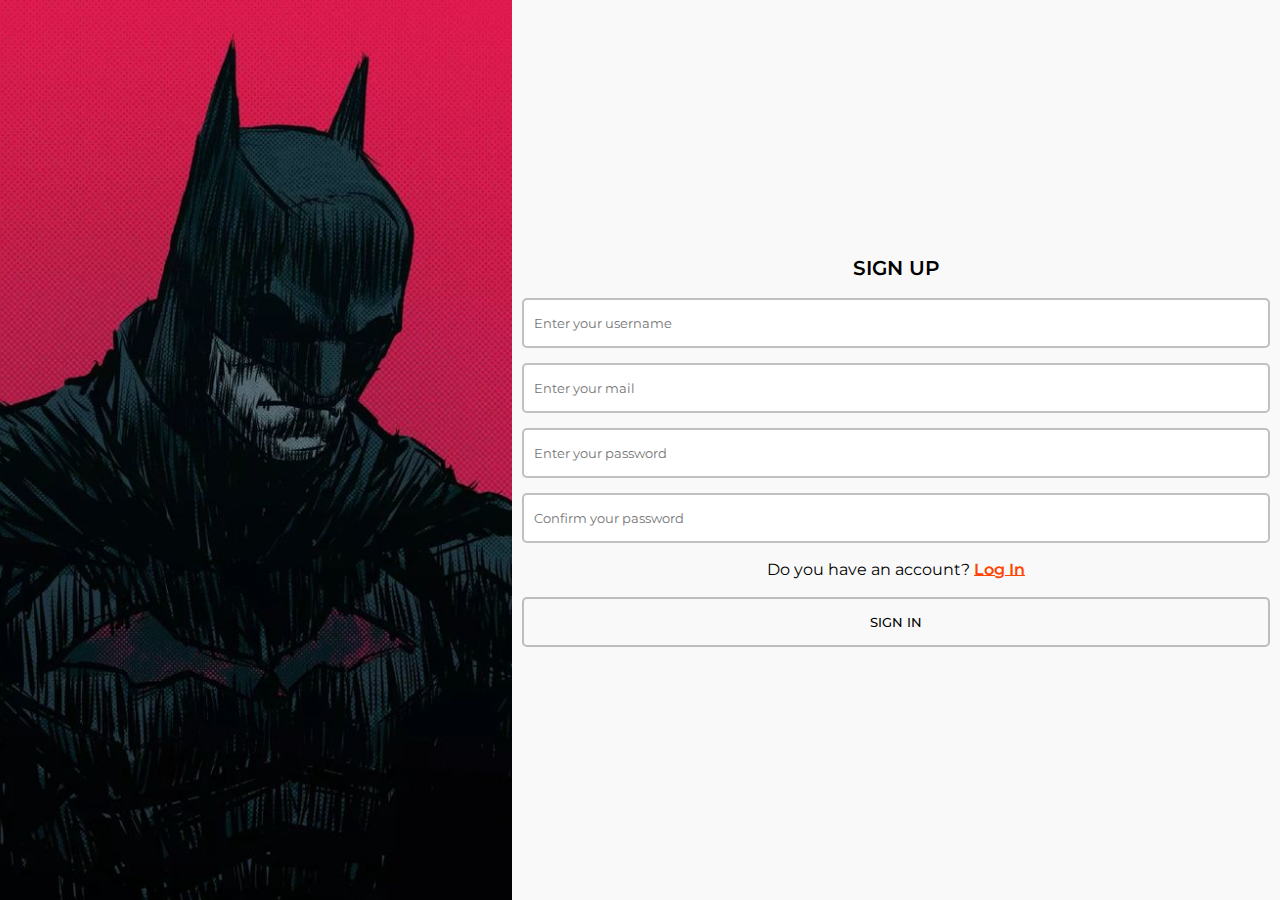
<file: index.html>
<!DOCTYPE html>
<html lang="en">

<head>
    <meta charset="UTF-8">
    <meta name="viewport" content="width=device-width, initial-scale=1.0">

    <!-- Basic SEO -->
    <meta name="description" content="A simple, fast, and minimal notepad app for quick notes and ideas.">
    <meta name="keywords" content="notepad, notes, journal, writing, minimal app">
    <meta name="author" content="Your Name">

    <!-- Open Graph (for social media previews) -->
    <meta property="og:title" content="Notepad">
    <meta property="og:description" content="A simple, fast, and minimal notepad app for quick notes and ideas.">
    <meta property="og:type" content="website">
    <meta property="og:image" content="./notepad.png">
    <meta property="og:url" content="https://notepadbyade.vercel.app/">

    <!-- Twitter Card -->
    <meta name="twitter:card" content="summary">
    <meta name="twitter:title" content="Notepad">
    <meta name="twitter:description" content="A simple, fast, and minimal notepad app for quick notes and ideas.">
    <meta name="twitter:image" content="./notepad.png">

    <!-- Favicons -->
    <link rel="shortcut icon" href="./notepad.png" type="image/x-icon">

    <!-- Styles & Scripts -->
    <link rel="stylesheet" href="./styles/reset.css">
    <link rel="stylesheet" href="./styles/style.css">
    <script defer src="script.js"></script>

    <title>Notepad</title>

</head>

<body>
    <div class="parent">
        <div class="forms">
            <div class="bg"></div>
            <form id="frm" class="form">
                <div class="form-box">
                    <h1>Sign Up</h1>
                    <input id="username" type="text" placeholder="Enter your username" required>
                    <input id="mail" type="email" placeholder="Enter your mail" required>
                    <input id="password" type="password" placeholder="Enter your password" required>
                    <input type="password" placeholder="Confirm your password" required>
                    <p>Do you have an account? <a href="./login.html">Log In</a></p>
                    <button type="submit">Sign In</button>
                </div>
            </form>
        </div>
    </div>
</body>

</html>
</file>
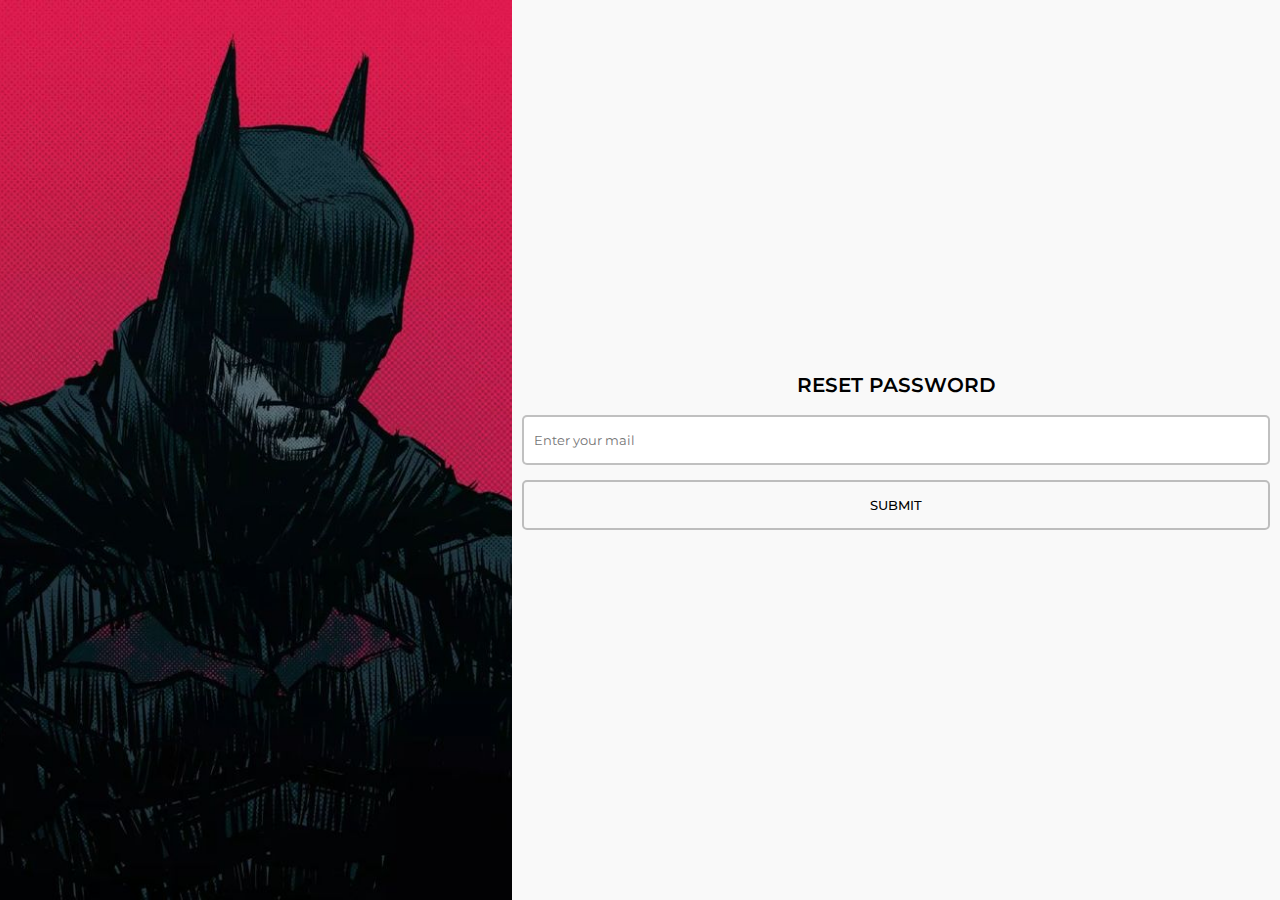
<file: forgot.html>
<!DOCTYPE html>
<html lang="en">

<head>
    <meta charset="UTF-8">
    <meta name="viewport" content="width=device-width, initial-scale=1.0">

    <!-- Basic SEO -->
    <meta name="description" content="A simple, fast, and minimal notepad app for quick notes and ideas.">
    <meta name="keywords" content="notepad, notes, journal, writing, minimal app">
    <meta name="author" content="Your Name">

    <!-- Open Graph (for social media previews) -->
    <meta property="og:title" content="Notepad">
    <meta property="og:description" content="A simple, fast, and minimal notepad app for quick notes and ideas.">
    <meta property="og:type" content="website">
    <meta property="og:image" content="./notepad.png">
    <meta property="og:url" content="https://notepadbyade.vercel.app/">

    <!-- Twitter Card -->
    <meta name="twitter:card" content="summary">
    <meta name="twitter:title" content="Notepad">
    <meta name="twitter:description" content="A simple, fast, and minimal notepad app for quick notes and ideas.">
    <meta name="twitter:image" content="./notepad.png">

    <!-- Favicons -->
    <link rel="shortcut icon" href="./notepad.png" type="image/x-icon">

    <!-- Styles & Scripts -->
    <link rel="stylesheet" href="./styles/reset.css">
    <link rel="stylesheet" href="./styles/style.css">
    <script defer src="script.js"></script>

    <title>Notepad</title>
</head>

<body>
    <div class="parent">
        <div class="forms">
            <div class="bg"></div>
            <form id="frm" class="form">
                <div class="form-box">
                    <h1>Reset Password</h1>
                    <input id="mail" type="email" placeholder="Enter your mail" required>
                    <button type="submit">Submit</button>
                </div>
            </form>
        </div>
    </div>
</body>

</html>
</file>
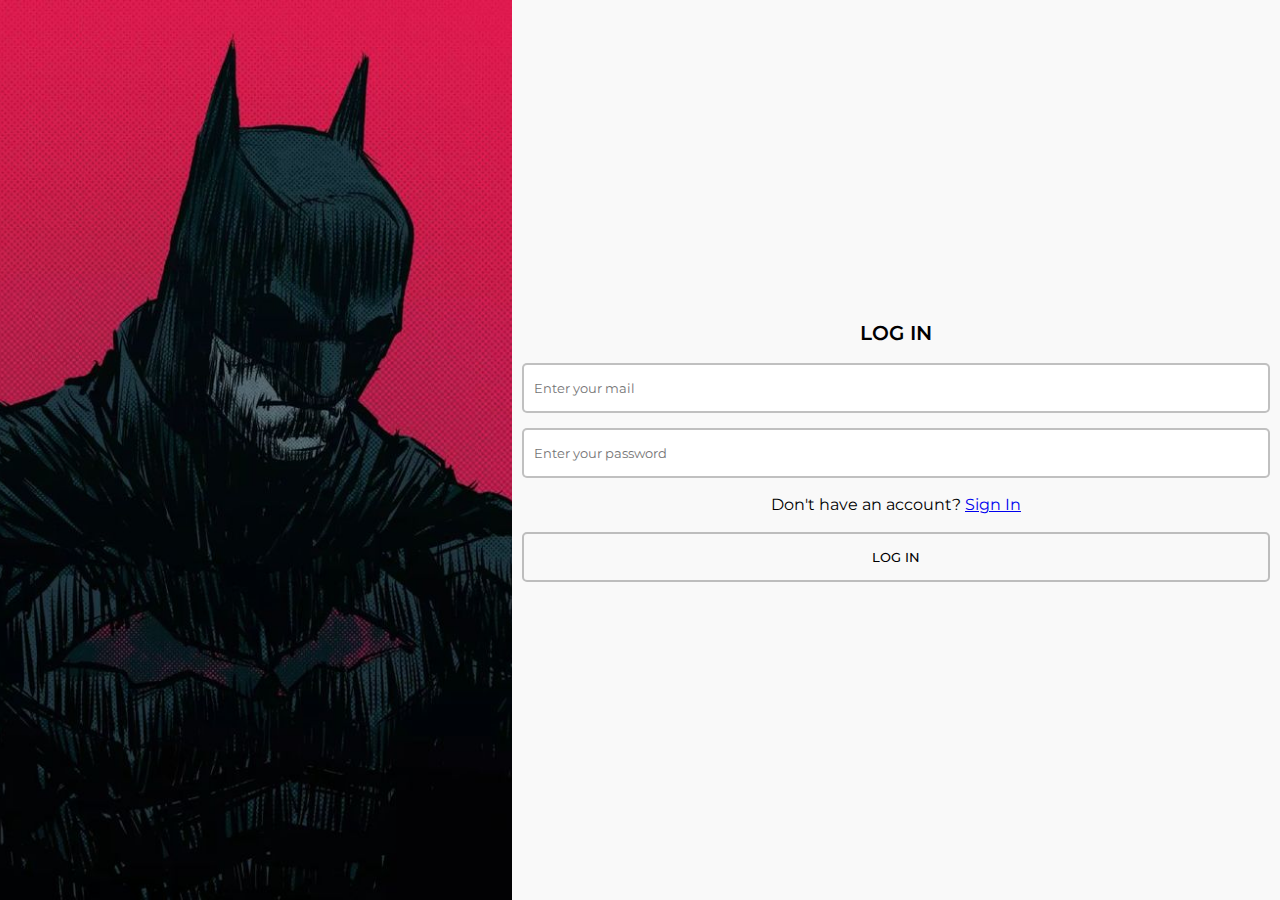
<file: login.html>
<!DOCTYPE html>
<html lang="en">

<head>
    <meta charset="UTF-8">
    <meta name="viewport" content="width=device-width, initial-scale=1.0">
    <link rel="shortcut icon" href="jrnal.png" type="image/x-icon">
    <link rel="stylesheet" href="reset.css">
    <link rel="stylesheet" href="style.css">
    <script defer src="script.js"></script>
    <title>Notepad</title>
</head>

<body>
    <div class="parent">
        <div class="forms">
            <div class="bg"></div>
            <form id="frm" class="form">
                <div class="form-box">
                    <h1>Log In</h1>
                    <input id="mail" type="email" placeholder="Enter your mail">
                    <input id="password" type="password" placeholder="Enter your password">
                    <p>Don't have an account? <a href="/">Sign In</a></p>
                    <button type="submit">Log In</button>
                </div>
            </form>
        </div>
    </div>
</body>

</html>
</file>
<file: styles/style.css>
@import url("https://fonts.googleapis.com/css2?family=Comfortaa:wght@300..700&family=Montserrat:ital,wght@0,100..900;1,100..900&family=Poppins:ital,wght@0,100;0,200;0,300;0,400;0,500;0,600;0,700;0,800;0,900;1,100;1,200;1,300;1,400;1,500;1,600;1,700;1,800;1,900&display=swap");

:root {
    --mainColor: #12121a;
    --mainFont: "Montserrat", sans-serif;
}

.parent {
    display: flex;
    height: 100vh;
    overflow: hidden;
    box-sizing: border-box;
}

.forms {
    box-sizing: border-box;
    display: grid;
    grid-template-columns: auto 1fr;
    column-gap: 0;
    align-items: center;
    height: 100%;
    width: 100%;
    font-family: var(--mainFont);
    position: relative;
    text-align: center;
}

.form {
    overflow-y: auto;
    height: 100%;
    justify-content: center;
    display: flex;
    flex-direction: column;
    padding: 10px;
    box-sizing: border-box;
    scrollbar-width: 0;

    &::-webkit-scrollbar {
        display: none;
    }
}

.forms .bg {
    background-image: url(../assets/bg.jpeg);
    background-size: cover;
    background-position: center;
    height: 100%;
    width: 40vw;
}

.form .form-box {
    display: flex;
    flex-direction: column;
    gap: 15px;
    height: fit-content;
    width: 100%;
    overflow-y: auto;
    box-sizing: border-box;
    margin: 0 auto;
    scrollbar-width: 0;

    &::-webkit-scrollbar {
        display: none;
    }
}

.form h1 {
    text-transform: uppercase;
    font-weight: 600;
    font-size: 20px;
}

.form input,
.form button {
    font-family: var(--mainFont);
    padding: 15px 10px;
    font-weight: 500;
    box-sizing: border-box;
    font-size: 13px;
    border-radius: 5px;
    border: 2px solid #8080807f;
    transition: all .3s ease-in-out;
}

.form input:hover,
.form input:focus,
.form button:hover {
    border-color: var(--mainColor);
}

.form input::placeholder {
    font-weight: 400;
}

.form input:hover::placeholder {
    color: var(--mainColor);
}
.form a {
    font-weight: 600;
    color: orangered;
    text-decoration-thickness: 1px;
    text-underline-offset: 0px;
    transition: all .2s ease-in-out;
}
.form a:hover {
    text-decoration-thickness: 2px;
    text-underline-offset: 4px;
}

.form button {
    cursor: pointer;
    text-transform: uppercase;
    font-weight: 500;
    background-color: transparent;
}

.form button:hover {
    background-color: var(--mainColor);
    color: #fff;
}

.form #fgt {
    display: none;
}

@media screen and (max-width: 750px) {
    .forms {
        grid-template-columns: 1fr;
        grid-template-rows: 1fr;
    }

    .forms .bg {
        grid-row: 1;
        grid-column: 1/2;
        width: 100%;
    }

    .form {
        grid-row: 1;
        grid-column: 1/2;
        background-color: #9393933d;
        backdrop-filter: blur(10px);
        background-position: center;
    }

    .form h1, p {
        color: #fff;
    }

    .form input,
    .form button {
        background-color: #ffffffc8;
        border: 2px solid #ffffff;
    }
    .form input:hover,
    .form input:focus {
        background-color: #fff;
    }
    .form button:hover {
        border-color: #fff;
    }
}
</file>
<file: style.css>
@import url("https://fonts.googleapis.com/css2?family=Comfortaa:wght@300..700&family=Montserrat:ital,wght@0,100..900;1,100..900&family=Poppins:ital,wght@0,100;0,200;0,300;0,400;0,500;0,600;0,700;0,800;0,900;1,100;1,200;1,300;1,400;1,500;1,600;1,700;1,800;1,900&display=swap");

:root {
    --mainColor: #12121a;
    --mainFont: "Montserrat", sans-serif;
}

.parent {
    display: flex;
    height: 100vh;
    overflow: hidden;
    box-sizing: border-box;
}

.forms {
    box-sizing: border-box;
    display: grid;
    grid-template-columns: auto 1fr;
    column-gap: 0;
    align-items: center;
    height: 100%;
    width: 100%;
    font-family: var(--mainFont);
    position: relative;
    text-align: center;
}

.form {
    overflow-y: auto;
    height: 100%;
    justify-content: center;
    display: flex;
    flex-direction: column;
    padding: 10px;
    box-sizing: border-box;
    scrollbar-width: 0;

    &::-webkit-scrollbar {
        display: none;
    }
}

.forms .bg {
    background-image: url(./bg.jpeg);
    background-size: cover;
    background-position: center;
    height: 100%;
    width: 40vw;
}

.form .form-box {
    display: flex;
    flex-direction: column;
    gap: 15px;
    height: fit-content;
    width: 100%;
    overflow-y: auto;
    box-sizing: border-box;
    margin: 0 auto;
    scrollbar-width: 0;

    &::-webkit-scrollbar {
        display: none;
    }
}

.form h1 {
    text-transform: uppercase;
    font-weight: 600;
    font-size: 20px;
}

.form input,
.form button {
    font-family: var(--mainFont);
    padding: 15px 10px;
    font-weight: 500;
    box-sizing: border-box;
    font-size: 13px;
    border-radius: 5px;
    border: 2px solid #8080807f;
    transition: all .3s ease-in-out;
}

.form input:hover,
.form input:focus,
.form button:hover {
    border-color: var(--mainColor);
}

.form input::placeholder {
    font-weight: 400;
}

.form input:hover::placeholder {
    color: var(--mainColor);
}

.form button {
    cursor: pointer;
    text-transform: uppercase;
    font-weight: 500;
    background-color: transparent;
}

.form button:hover {
    background-color: var(--mainColor);
    color: #fff;
}


@media screen and (max-width: 750px) {
    .forms {
        grid-template-columns: 1fr;
        grid-template-rows: 1fr;
    }

    .forms .bg {
        grid-row: 1;
        grid-column: 1/2;
        width: 100%;
    }

    .form {
        grid-row: 1;
        grid-column: 1/2;
        background-color: #9393933d;
        backdrop-filter: blur(10px);
        background-position: center;
    }

    .form h1, p {
        color: #fff;
    }

    .form input,
    .form button {
        background-color: #ffffffc8;
        border: 2px solid #ffffff;
    }
    .form input:hover,
    .form input:focus {
        background-color: #fff;
    }
    .form button:hover {
        border-color: #fff;
    }
}
</file>
